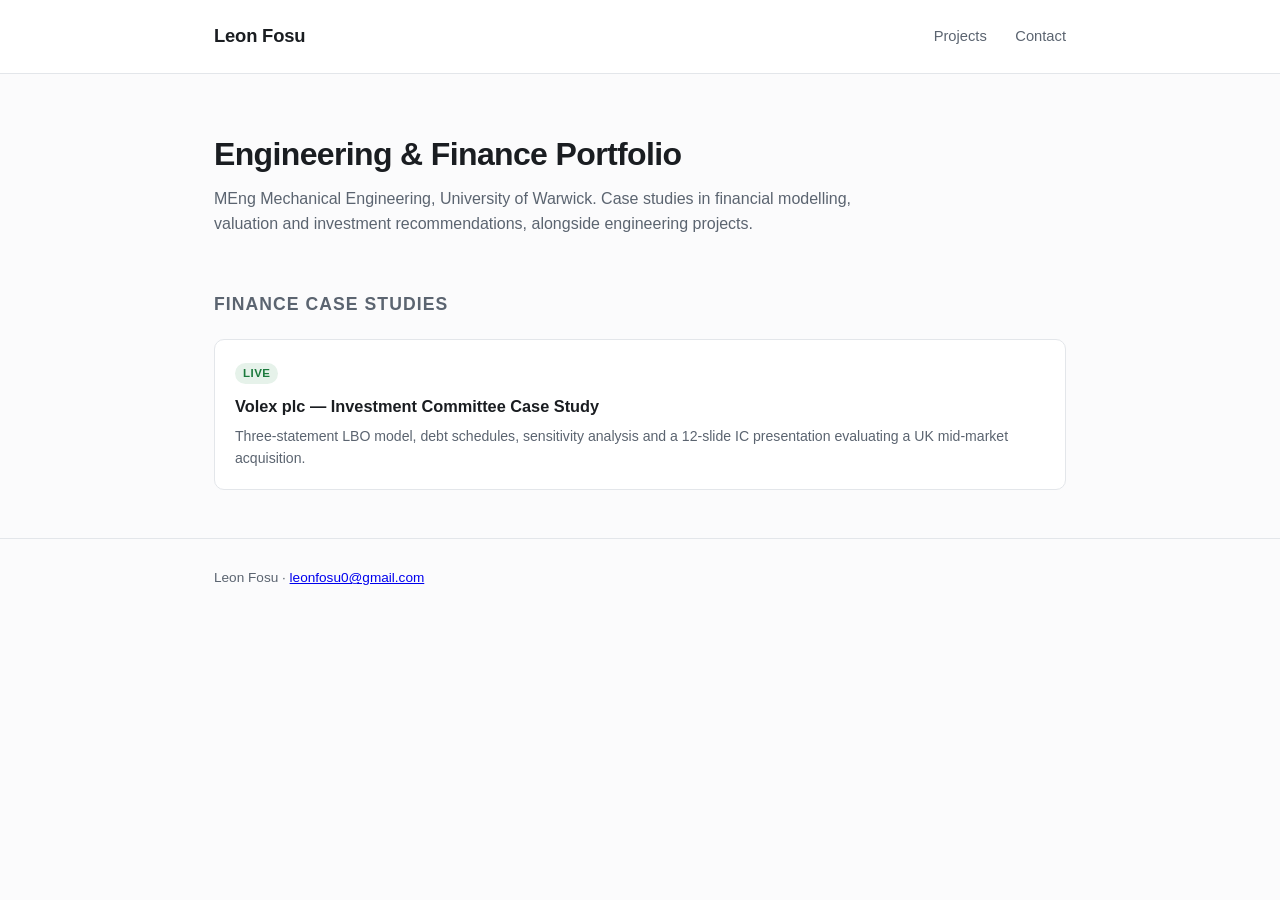
<file: index.html>
<!DOCTYPE html>
<html lang="en">
<head>
<meta charset="UTF-8">
<meta name="viewport" content="width=device-width, initial-scale=1.0">
<title>Leon Fosu — Portfolio</title>
<link rel="stylesheet" href="style.css">
</head>
<body>

<header class="site">
  <div class="wrap">
    <div class="name">Leon Fosu</div>
    <nav>
      <a href="#projects">Projects</a>
      <a href="mailto:leonfosu0@gmail.com">Contact</a>
    </nav>
  </div>
</header>

<div class="wrap">

  <section class="hero">
    <h1>Engineering &amp; Finance Portfolio</h1>
    <p>MEng Mechanical Engineering, University of Warwick. Case studies in financial modelling,
       valuation and investment recommendations, alongside engineering projects.</p>
  </section>

  <section id="projects">
    <h2>Finance Case Studies</h2>
    <div class="grid">

      <a class="card" href="projects/volex-lbo.html">
        <span class="tag live">Live</span>
        <h3>Volex plc — Investment Committee Case Study</h3>
        <p>Three-statement LBO model, debt schedules, sensitivity analysis and a 12-slide IC presentation
           evaluating a UK mid-market acquisition.</p>
      </a>

      <!--
      <a class="card" href="#">
        <span class="tag soon">Coming soon</span>
        <h3>DCF Valuation Model</h3>
        <p>Discounted cash flow valuation of a UK-listed company, with WACC build and sensitivity tables.</p>
      </a>

      <a class="card" href="#">
        <span class="tag soon">Coming soon</span>
        <h3>M&amp;A Acquisition Case Study</h3>
        <p>Pitch-book style analysis of a strategic acquisition, including comparable company analysis.</p>
      </a>

      <a class="card" href="#">
        <span class="tag soon">Coming soon</span>
        <h3>Comparable Company Analysis</h3>
        <p>Trading comps across a peer set to benchmark valuation multiples.</p>
      </a>

      <a class="card" href="#">
        <span class="tag soon">Coming soon</span>
        <h3>Monte Carlo Option Pricer</h3>
        <p>Python-based options pricing model using Monte Carlo simulation.</p>
      </a>

      <a class="card" href="#">
        <span class="tag soon">Coming soon</span>
        <h3>Value at Risk Model</h3>
        <p>Historical simulation VaR estimation at 95% and 99% confidence levels.</p>
      </a>
      -->

    </div>
  </section>

</div>

<footer>
  <div class="wrap">
    Leon Fosu · <a href="mailto:leonfosu0@gmail.com">leonfosu0@gmail.com</a>
  </div>
</footer>

</body>
</html>
</file>
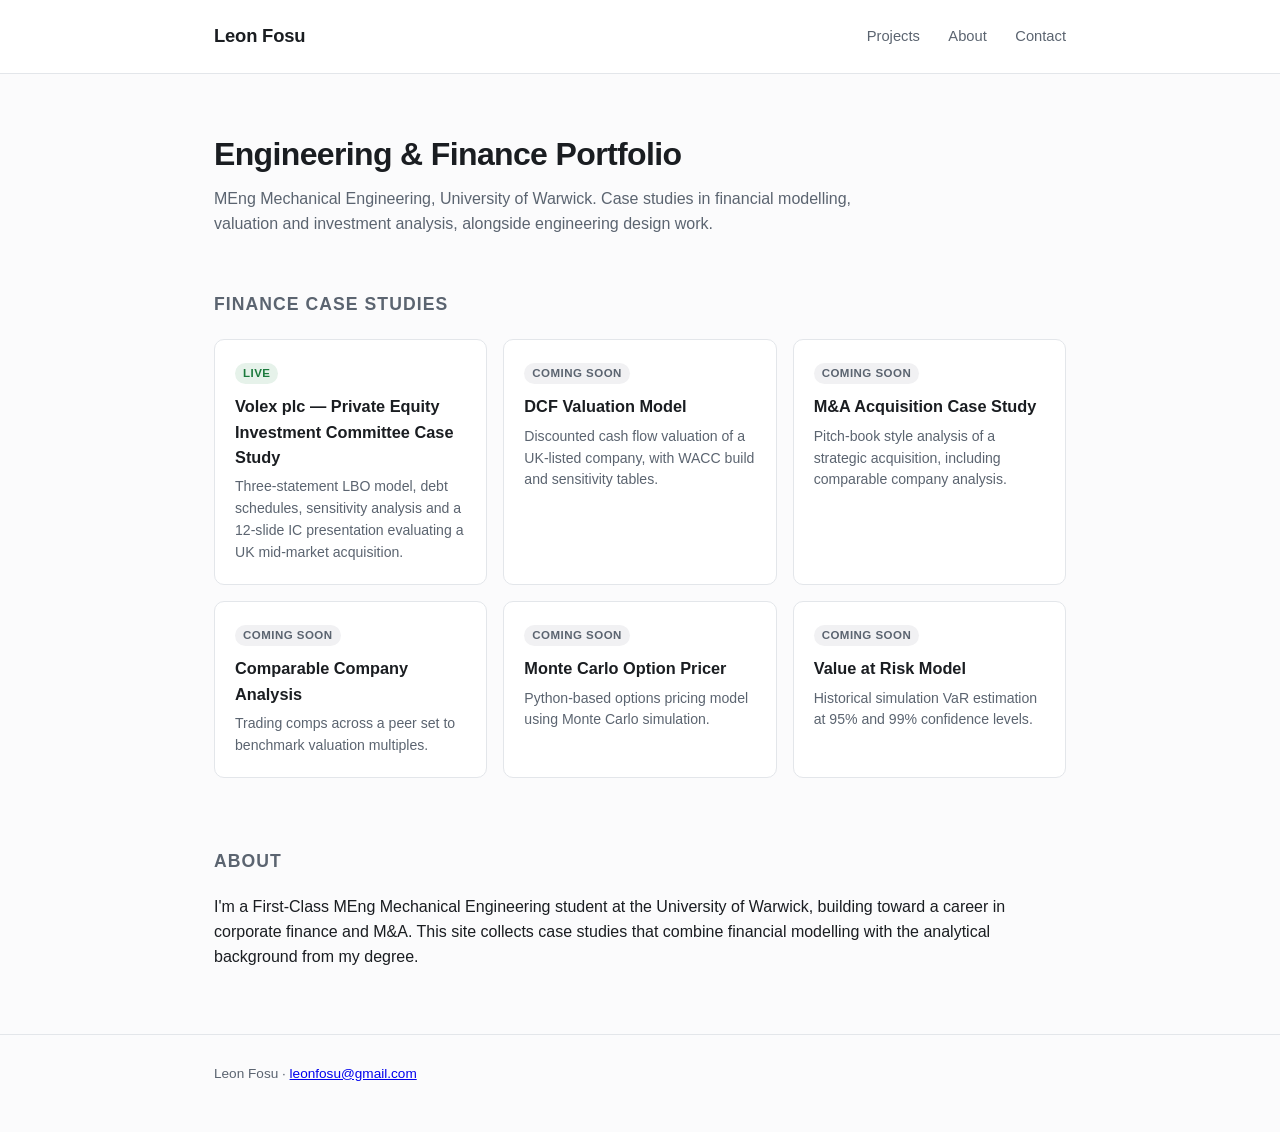
<file: finance-portfolio/index.html>
<!DOCTYPE html>
<html lang="en">
<head>
<meta charset="UTF-8">
<meta name="viewport" content="width=device-width, initial-scale=1.0">
<title>Leon Fosu — Portfolio</title>
<link rel="stylesheet" href="style.css">
</head>
<body>

<header class="site">
  <div class="wrap">
    <div class="name">Leon Fosu</div>
    <nav>
      <a href="#projects">Projects</a>
      <a href="#about">About</a>
      <a href="mailto:leonfosu@gmail.com">Contact</a>
    </nav>
  </div>
</header>

<div class="wrap">

  <section class="hero">
    <h1>Engineering &amp; Finance Portfolio</h1>
    <p>MEng Mechanical Engineering, University of Warwick. Case studies in financial modelling,
       valuation and investment analysis, alongside engineering design work.</p>
  </section>

  <section id="projects">
    <h2>Finance Case Studies</h2>
    <div class="grid">

      <a class="card" href="projects/volex-lbo.html">
        <span class="tag live">Live</span>
        <h3>Volex plc — Private Equity Investment Committee Case Study</h3>
        <p>Three-statement LBO model, debt schedules, sensitivity analysis and a 12-slide IC presentation
           evaluating a UK mid-market acquisition.</p>
      </a>

      <a class="card" href="#">
        <span class="tag soon">Coming soon</span>
        <h3>DCF Valuation Model</h3>
        <p>Discounted cash flow valuation of a UK-listed company, with WACC build and sensitivity tables.</p>
      </a>

      <a class="card" href="#">
        <span class="tag soon">Coming soon</span>
        <h3>M&amp;A Acquisition Case Study</h3>
        <p>Pitch-book style analysis of a strategic acquisition, including comparable company analysis.</p>
      </a>

      <a class="card" href="#">
        <span class="tag soon">Coming soon</span>
        <h3>Comparable Company Analysis</h3>
        <p>Trading comps across a peer set to benchmark valuation multiples.</p>
      </a>

      <a class="card" href="#">
        <span class="tag soon">Coming soon</span>
        <h3>Monte Carlo Option Pricer</h3>
        <p>Python-based options pricing model using Monte Carlo simulation.</p>
      </a>

      <a class="card" href="#">
        <span class="tag soon">Coming soon</span>
        <h3>Value at Risk Model</h3>
        <p>Historical simulation VaR estimation at 95% and 99% confidence levels.</p>
      </a>

    </div>
  </section>

  <section id="about">
    <h2>About</h2>
    <p>I'm a First-Class MEng Mechanical Engineering student at the University of Warwick, building
       toward a career in corporate finance and M&amp;A. This site collects case studies that combine
       financial modelling with the analytical background from my degree.</p>
  </section>

</div>

<footer>
  <div class="wrap">
    Leon Fosu · <a href="mailto:leonfosu@gmail.com">leonfosu@gmail.com</a>
  </div>
</footer>

</body>
</html>
</file>
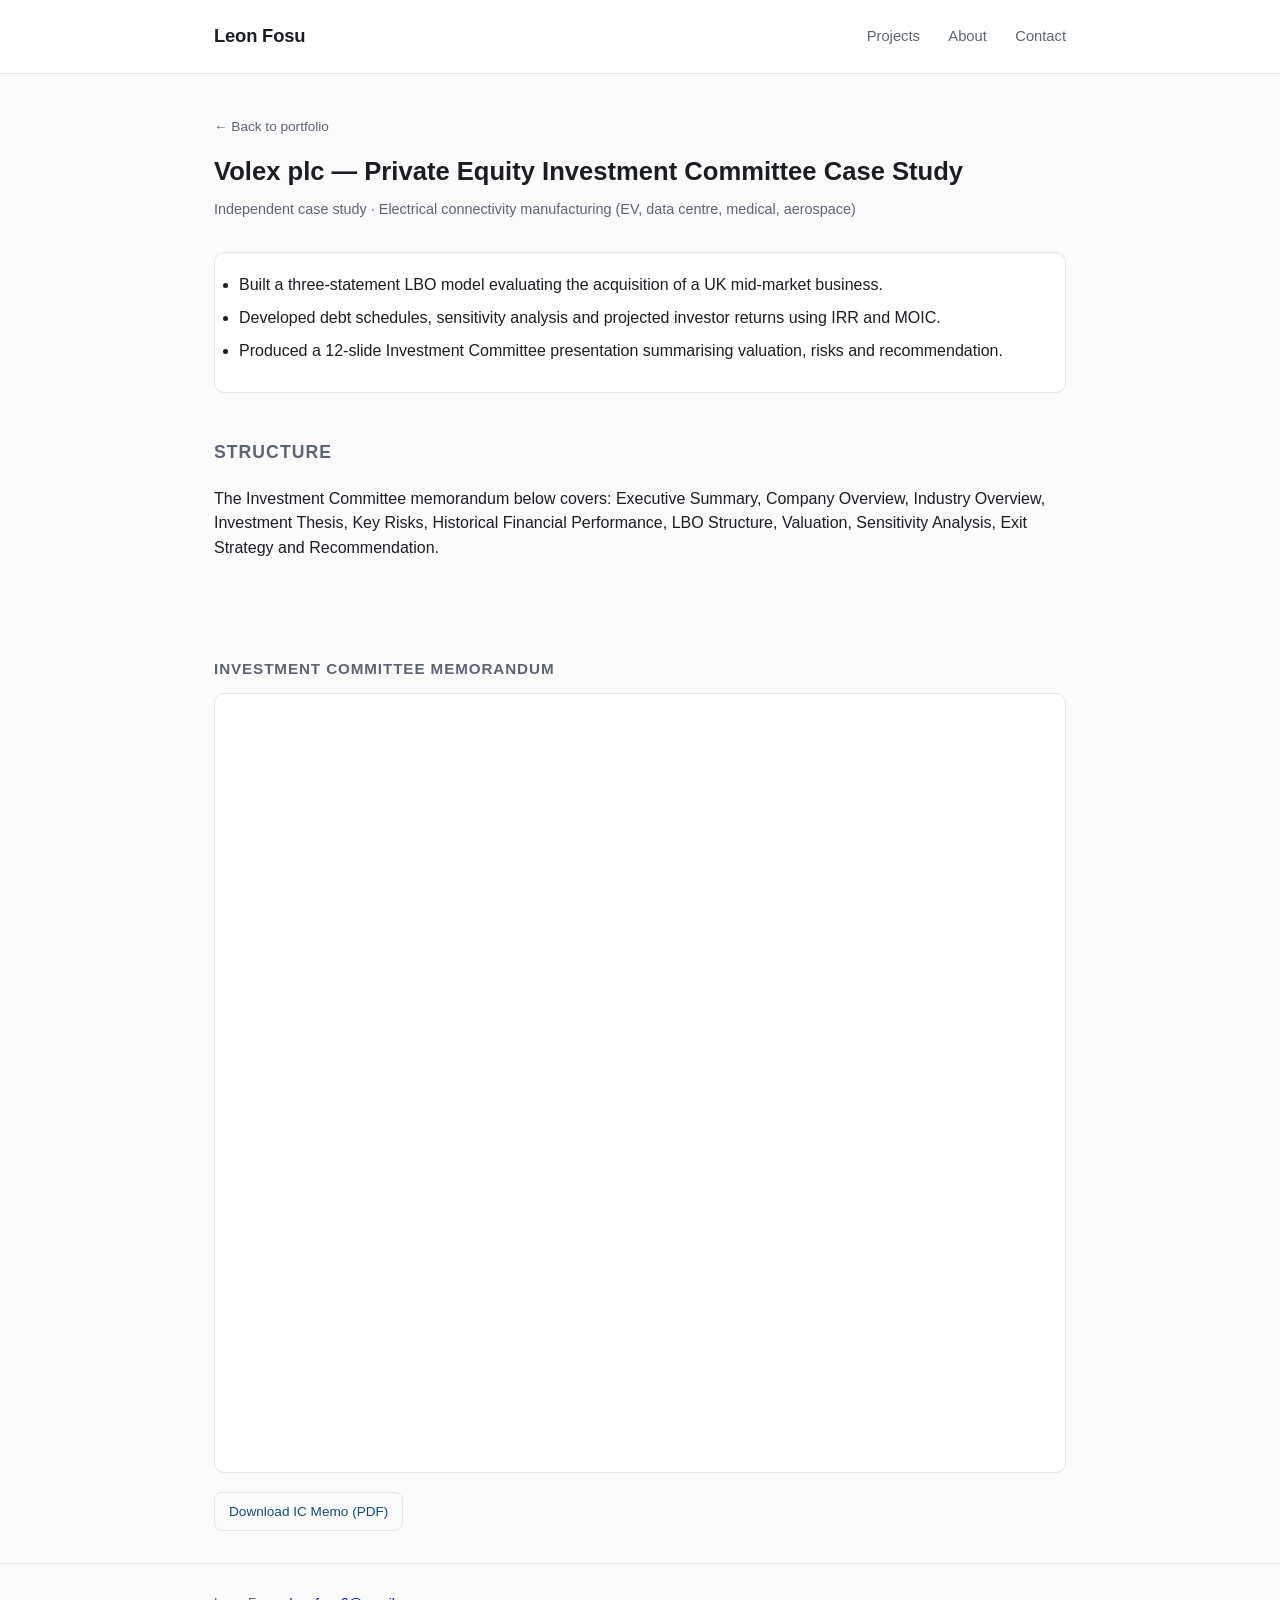
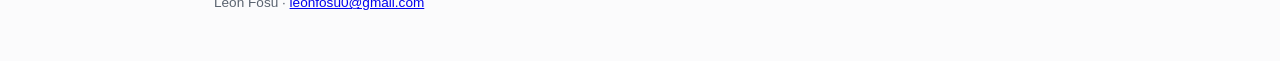
<file: projects/volex-lbo.html>
<!DOCTYPE html>
<html lang="en">
<head>
<meta charset="UTF-8">
<meta name="viewport" content="width=device-width, initial-scale=1.0">
<title>Volex plc — Private Equity Investment Committee Case Study | Leon Fosu</title>
<link rel="stylesheet" href="../style.css">
</head>
<body>

<header class="site">
  <div class="wrap">
    <div class="name">Leon Fosu</div>
    <nav>
      <a href="../index.html#projects">Projects</a>
      <a href="../index.html#about">About</a>
      <a href="mailto:leonfosu0@gmail.com">Contact</a>
    </nav>
  </div>
</header>

<div class="wrap">

  <div class="project-header">
    <a class="back" href="../index.html">&larr; Back to portfolio</a>
    <h1>Volex plc — Private Equity Investment Committee Case Study</h1>
    <div class="meta">Independent case study · Electrical connectivity manufacturing (EV, data centre, medical, aerospace)</div>
  </div>

  <ul class="summary-list">
    <li>Built a three-statement LBO model evaluating the acquisition of a UK mid-market business.</li>
    <li>Developed debt schedules, sensitivity analysis and projected investor returns using IRR and MOIC.</li>
    <li>Produced a 12-slide Investment Committee presentation summarising valuation, risks and recommendation.</li>
  </ul>

  <section>
    <h2>Structure</h2>
    <p>The Investment Committee memorandum below covers: Executive Summary, Company Overview, Industry
       Overview, Investment Thesis, Key Risks, Historical Financial Performance, LBO Structure, Valuation,
       Sensitivity Analysis, Exit Strategy and Recommendation.</p>
  </section>

  <div class="pdf-block">
    <h2>Investment Committee Memorandum</h2>
    <iframe class="pdf-frame" src="../assets/pdfs/volex-ic-memo-sample.pdf" loading="lazy"></iframe>
    <div class="downloads">
      <a href="../assets/pdfs/volex-ic-memo-sample.pdf" download>Download IC Memo (PDF)</a>
      <!-- Add these once the files exist:
      <a href="../assets/decks/volex-ic-deck.pptx" download>Download IC Presentation (PPTX)</a>
      <a href="../assets/models/volex-lbo-model.xlsx" download>Download LBO Model (Excel)</a>
      -->
    </div>
  </div>

</div>

<footer>
  <div class="wrap">
    Leon Fosu · <a href="mailto:leonfosu0@gmail.com">leonfosu0@gmail.com</a>
  </div>
</footer>

</body>
</html>
</file>
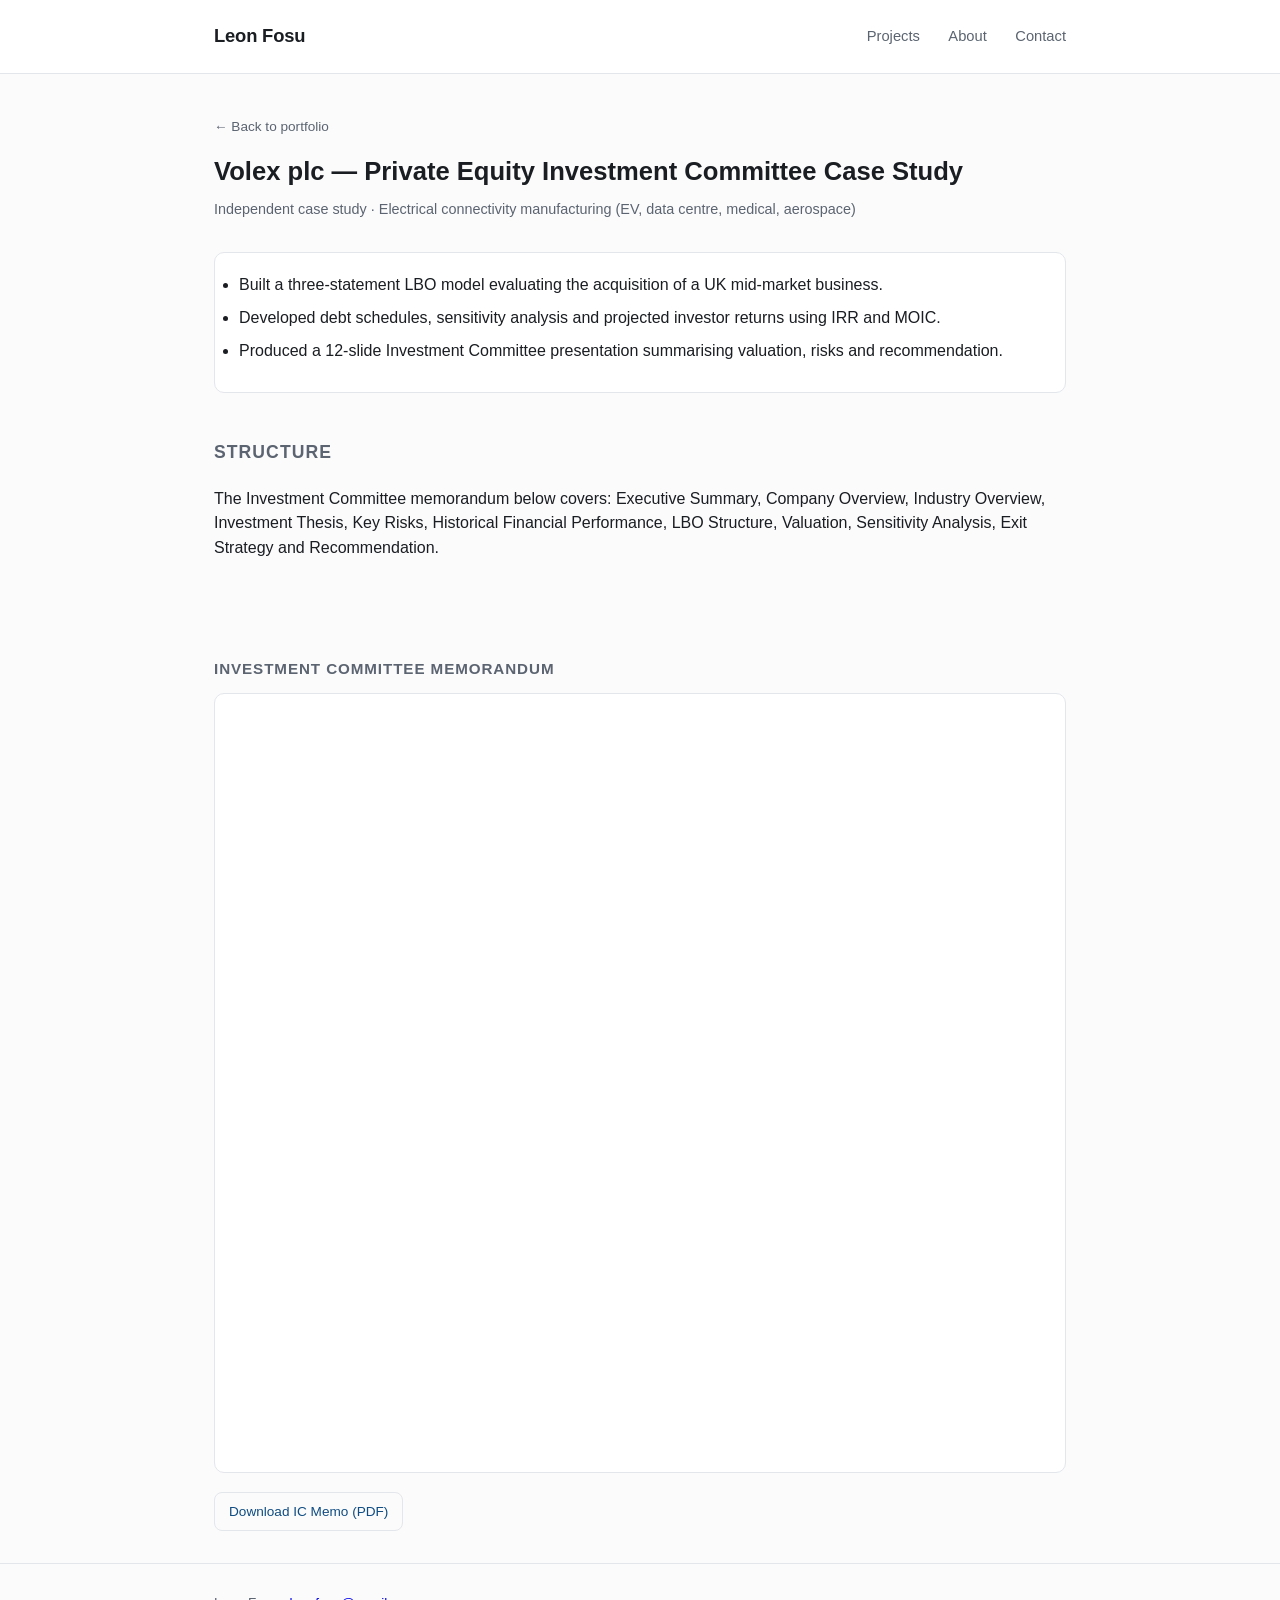
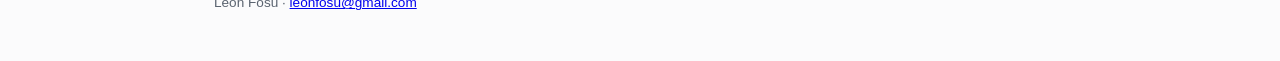
<file: finance-portfolio/projects/volex-lbo.html>
<!DOCTYPE html>
<html lang="en">
<head>
<meta charset="UTF-8">
<meta name="viewport" content="width=device-width, initial-scale=1.0">
<title>Volex plc — Private Equity Investment Committee Case Study | Leon Fosu</title>
<link rel="stylesheet" href="../style.css">
</head>
<body>

<header class="site">
  <div class="wrap">
    <div class="name">Leon Fosu</div>
    <nav>
      <a href="../index.html#projects">Projects</a>
      <a href="../index.html#about">About</a>
      <a href="mailto:leonfosu@gmail.com">Contact</a>
    </nav>
  </div>
</header>

<div class="wrap">

  <div class="project-header">
    <a class="back" href="../index.html">&larr; Back to portfolio</a>
    <h1>Volex plc — Private Equity Investment Committee Case Study</h1>
    <div class="meta">Independent case study · Electrical connectivity manufacturing (EV, data centre, medical, aerospace)</div>
  </div>

  <ul class="summary-list">
    <li>Built a three-statement LBO model evaluating the acquisition of a UK mid-market business.</li>
    <li>Developed debt schedules, sensitivity analysis and projected investor returns using IRR and MOIC.</li>
    <li>Produced a 12-slide Investment Committee presentation summarising valuation, risks and recommendation.</li>
  </ul>

  <section>
    <h2>Structure</h2>
    <p>The Investment Committee memorandum below covers: Executive Summary, Company Overview, Industry
       Overview, Investment Thesis, Key Risks, Historical Financial Performance, LBO Structure, Valuation,
       Sensitivity Analysis, Exit Strategy and Recommendation.</p>
  </section>

  <div class="pdf-block">
    <h2>Investment Committee Memorandum</h2>
    <iframe class="pdf-frame" src="../assets/pdfs/volex-ic-memo-sample.pdf" loading="lazy"></iframe>
    <div class="downloads">
      <a href="../assets/pdfs/volex-ic-memo-sample.pdf" download>Download IC Memo (PDF)</a>
      <!-- Add these once the files exist:
      <a href="../assets/decks/volex-ic-deck.pptx" download>Download IC Presentation (PPTX)</a>
      <a href="../assets/models/volex-lbo-model.xlsx" download>Download LBO Model (Excel)</a>
      -->
    </div>
  </div>

</div>

<footer>
  <div class="wrap">
    Leon Fosu · <a href="mailto:leonfosu@gmail.com">leonfosu@gmail.com</a>
  </div>
</footer>

</body>
</html>
</file>
<file: style.css>
:root {
  --ink: #1a1d21;
  --muted: #5b6470;
  --line: #e3e6ea;
  --accent: #0f4c81;
  --bg: #fbfbfc;
  --card: #ffffff;
}

* { box-sizing: border-box; }

body {
  margin: 0;
  font-family: -apple-system, BlinkMacSystemFont, "Segoe UI", Helvetica, Arial, sans-serif;
  color: var(--ink);
  background: var(--bg);
  line-height: 1.55;
}

.wrap {
  max-width: 900px;
  margin: 0 auto;
  padding: 0 24px;
}

header.site {
  border-bottom: 1px solid var(--line);
  background: var(--card);
}

header.site .wrap {
  display: flex;
  justify-content: space-between;
  align-items: center;
  padding-top: 22px;
  padding-bottom: 22px;
}

header.site .name {
  font-weight: 700;
  font-size: 1.15rem;
  letter-spacing: -0.01em;
}

nav a {
  color: var(--muted);
  text-decoration: none;
  margin-left: 24px;
  font-size: 0.92rem;
}

nav a:hover { color: var(--accent); }

.hero {
  padding: 56px 0 32px;
}

.hero h1 {
  font-size: 2rem;
  margin: 0 0 8px;
  letter-spacing: -0.02em;
}

.hero p {
  color: var(--muted);
  max-width: 640px;
  margin: 0;
}

section { padding: 8px 0 48px; }

section h2 {
  font-size: 1.1rem;
  text-transform: uppercase;
  letter-spacing: 0.06em;
  color: var(--muted);
  margin-bottom: 20px;
}

.grid {
  display: grid;
  grid-template-columns: 1fr;
  gap: 16px;
}

.card {
  width: 100%;
  background: var(--card);
  border: 1px solid var(--line);
  border-radius: 10px;
  padding: 20px;
  text-decoration: none;
  color: var(--ink);
  display: block;
  transition: border-color .15s ease, transform .15s ease;
}

.card:hover {
  border-color: var(--accent);
  transform: translateY(-2px);
}

.card .tag {
  display: inline-block;
  font-size: 0.72rem;
  font-weight: 600;
  text-transform: uppercase;
  letter-spacing: 0.04em;
  padding: 2px 8px;
  border-radius: 999px;
  margin-bottom: 10px;
}

.tag.live { background: #e6f2ea; color: #1c7a3d; }
.tag.soon { background: #f1f1f3; color: var(--muted); }

.card h3 {
  margin: 0 0 6px;
  font-size: 1.02rem;
}

.card p {
  margin: 0;
  color: var(--muted);
  font-size: 0.88rem;
}

.project-header {
  padding: 40px 0 8px;
}

.back {
  color: var(--muted);
  text-decoration: none;
  font-size: 0.85rem;
}
.back:hover { color: var(--accent); }

.project-header h1 {
  font-size: 1.6rem;
  margin: 14px 0 6px;
}

.project-header .meta {
  color: var(--muted);
  font-size: 0.9rem;
}

.summary-list {
  background: var(--card);
  border: 1px solid var(--line);
  border-radius: 10px;
  padding: 20px 24px;
  margin: 24px 0;
}

.summary-list li { margin-bottom: 8px; }

.pdf-block {
  margin: 32px 0;
}

.pdf-block h2 {
  font-size: 0.95rem;
  text-transform: uppercase;
  letter-spacing: 0.06em;
  color: var(--muted);
  margin-bottom: 12px;
}

.pdf-frame {
  width: 100%;
  height: 780px;
  border: 1px solid var(--line);
  border-radius: 10px;
  background: #fff;
}

.downloads {
  display: flex;
  gap: 10px;
  flex-wrap: wrap;
  margin-top: 12px;
}

.downloads a {
  font-size: 0.85rem;
  text-decoration: none;
  color: var(--accent);
  border: 1px solid var(--line);
  padding: 8px 14px;
  border-radius: 8px;
}

.downloads a:hover { border-color: var(--accent); }

footer {
  border-top: 1px solid var(--line);
  padding: 28px 0 48px;
  color: var(--muted);
  font-size: 0.85rem;
}
</file>
<file: finance-portfolio/style.css>
:root {
  --ink: #1a1d21;
  --muted: #5b6470;
  --line: #e3e6ea;
  --accent: #0f4c81;
  --bg: #fbfbfc;
  --card: #ffffff;
}

* { box-sizing: border-box; }

body {
  margin: 0;
  font-family: -apple-system, BlinkMacSystemFont, "Segoe UI", Helvetica, Arial, sans-serif;
  color: var(--ink);
  background: var(--bg);
  line-height: 1.55;
}

.wrap {
  max-width: 900px;
  margin: 0 auto;
  padding: 0 24px;
}

header.site {
  border-bottom: 1px solid var(--line);
  background: var(--card);
}

header.site .wrap {
  display: flex;
  justify-content: space-between;
  align-items: center;
  padding-top: 22px;
  padding-bottom: 22px;
}

header.site .name {
  font-weight: 700;
  font-size: 1.15rem;
  letter-spacing: -0.01em;
}

nav a {
  color: var(--muted);
  text-decoration: none;
  margin-left: 24px;
  font-size: 0.92rem;
}

nav a:hover { color: var(--accent); }

.hero {
  padding: 56px 0 32px;
}

.hero h1 {
  font-size: 2rem;
  margin: 0 0 8px;
  letter-spacing: -0.02em;
}

.hero p {
  color: var(--muted);
  max-width: 640px;
  margin: 0;
}

section { padding: 8px 0 48px; }

section h2 {
  font-size: 1.1rem;
  text-transform: uppercase;
  letter-spacing: 0.06em;
  color: var(--muted);
  margin-bottom: 20px;
}

.grid {
  display: grid;
  grid-template-columns: repeat(auto-fill, minmax(260px, 1fr));
  gap: 16px;
}

.card {
  background: var(--card);
  border: 1px solid var(--line);
  border-radius: 10px;
  padding: 20px;
  text-decoration: none;
  color: var(--ink);
  display: block;
  transition: border-color .15s ease, transform .15s ease;
}

.card:hover {
  border-color: var(--accent);
  transform: translateY(-2px);
}

.card .tag {
  display: inline-block;
  font-size: 0.72rem;
  font-weight: 600;
  text-transform: uppercase;
  letter-spacing: 0.04em;
  padding: 2px 8px;
  border-radius: 999px;
  margin-bottom: 10px;
}

.tag.live { background: #e6f2ea; color: #1c7a3d; }
.tag.soon { background: #f1f1f3; color: var(--muted); }

.card h3 {
  margin: 0 0 6px;
  font-size: 1.02rem;
}

.card p {
  margin: 0;
  color: var(--muted);
  font-size: 0.88rem;
}

.project-header {
  padding: 40px 0 8px;
}

.back {
  color: var(--muted);
  text-decoration: none;
  font-size: 0.85rem;
}
.back:hover { color: var(--accent); }

.project-header h1 {
  font-size: 1.6rem;
  margin: 14px 0 6px;
}

.project-header .meta {
  color: var(--muted);
  font-size: 0.9rem;
}

.summary-list {
  background: var(--card);
  border: 1px solid var(--line);
  border-radius: 10px;
  padding: 20px 24px;
  margin: 24px 0;
}

.summary-list li { margin-bottom: 8px; }

.pdf-block {
  margin: 32px 0;
}

.pdf-block h2 {
  font-size: 0.95rem;
  text-transform: uppercase;
  letter-spacing: 0.06em;
  color: var(--muted);
  margin-bottom: 12px;
}

.pdf-frame {
  width: 100%;
  height: 780px;
  border: 1px solid var(--line);
  border-radius: 10px;
  background: #fff;
}

.downloads {
  display: flex;
  gap: 10px;
  flex-wrap: wrap;
  margin-top: 12px;
}

.downloads a {
  font-size: 0.85rem;
  text-decoration: none;
  color: var(--accent);
  border: 1px solid var(--line);
  padding: 8px 14px;
  border-radius: 8px;
}

.downloads a:hover { border-color: var(--accent); }

footer {
  border-top: 1px solid var(--line);
  padding: 28px 0 48px;
  color: var(--muted);
  font-size: 0.85rem;
}
</file>
